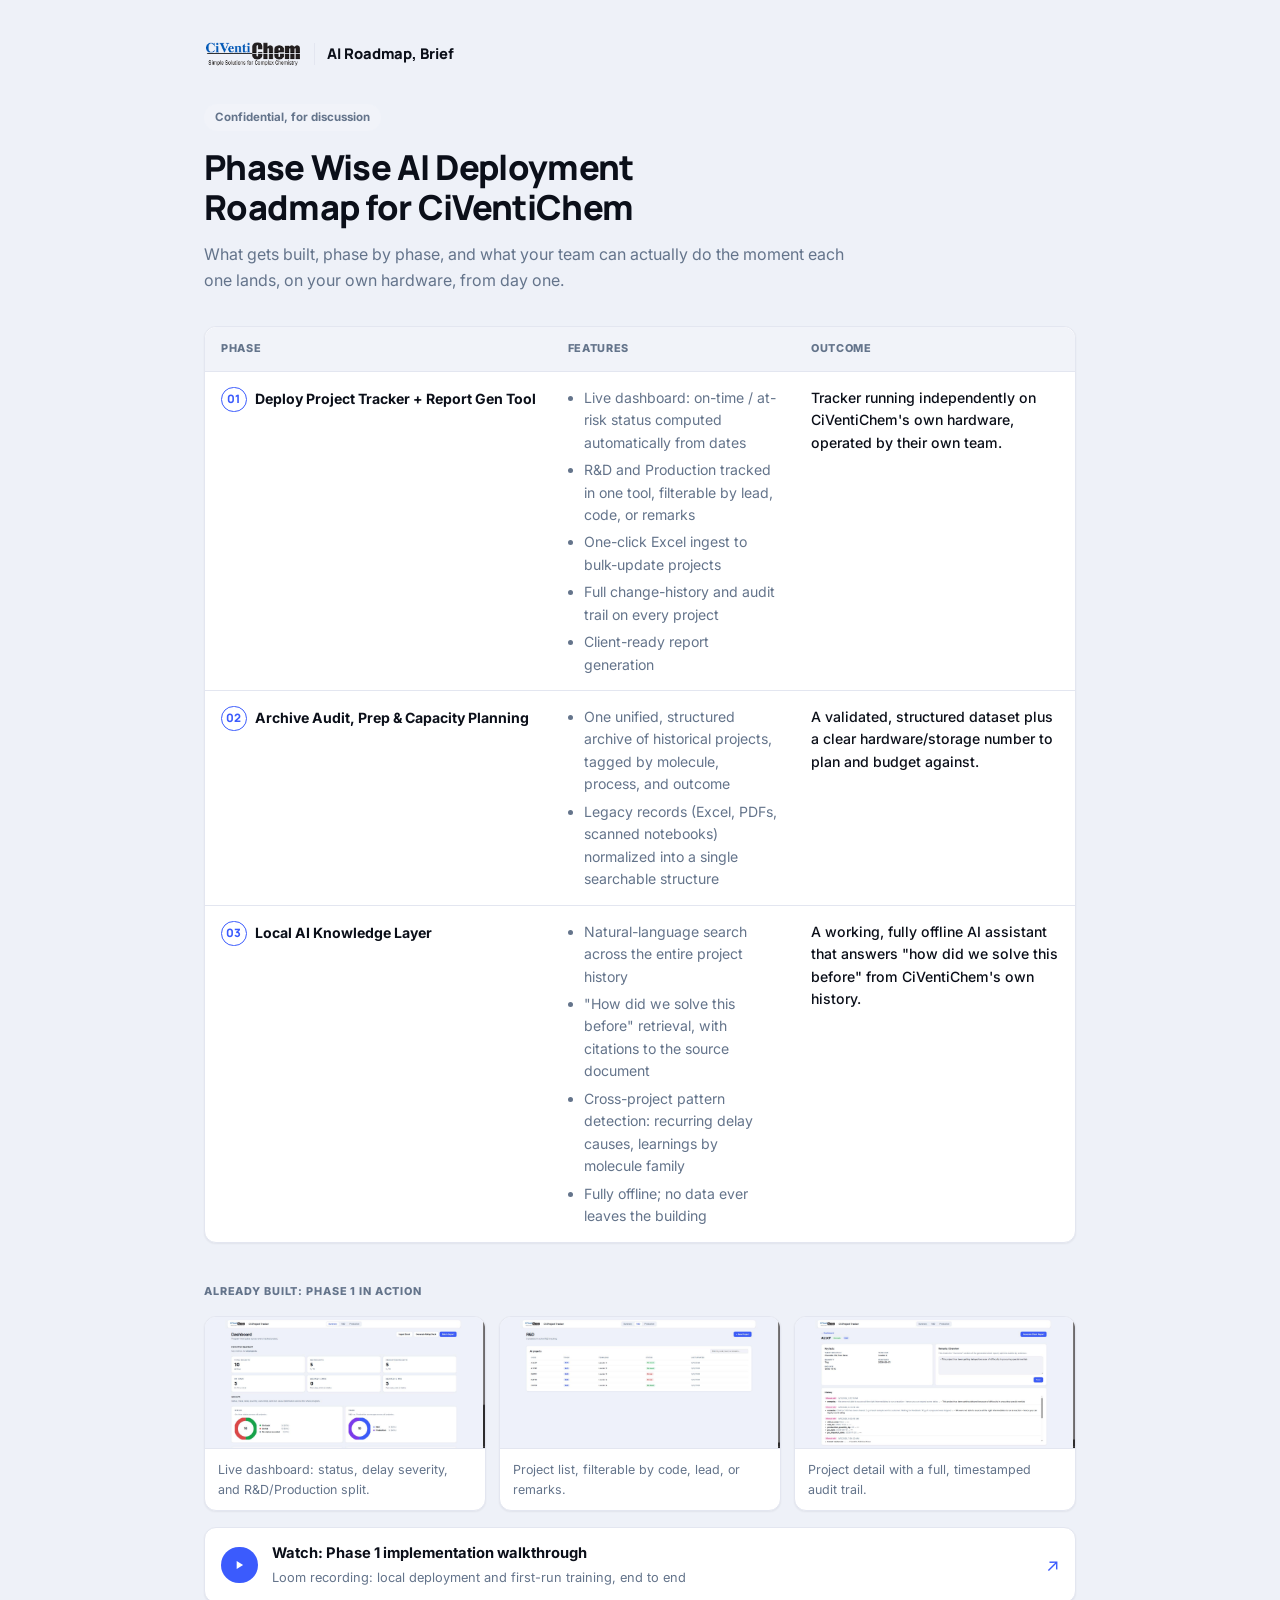
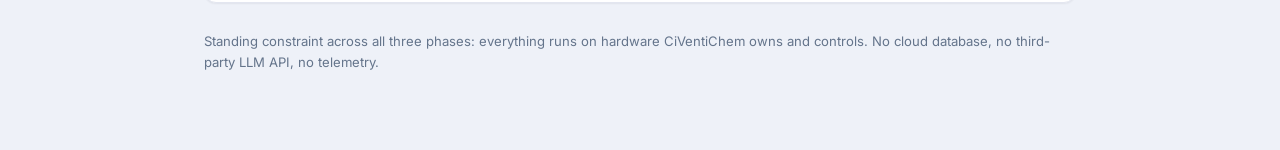
<file: docs/proposal/brief/index.html>
<!doctype html>
<html lang="en">
<head>
<meta charset="utf-8">
<meta name="viewport" content="width=device-width, initial-scale=1">
<title>Phase Wise AI Deployment Roadmap for CiVentiChem</title>
<link rel="preconnect" href="https://fonts.gstatic.com" crossorigin>
<link rel="stylesheet" href="https://fonts.googleapis.com/css2?family=Manrope:wght@700;800&family=Inter:wght@400;500;600;700&display=swap">
<style>
  :root{
    --page-bg:#eef1f8;
    --card:#ffffff;
    --foreground:#0b0f19;
    --muted:#f1f3f9;
    --muted-foreground:#64748b;
    --primary:#3b5bfd;
    --accent:#e05299;
    --border:#e3e6f0;
    --radius:0.75rem;
    --font-body:"Inter", system-ui, sans-serif;
    --font-heading:"Manrope", system-ui, sans-serif;
    --shadow-sm:0 1px 2px rgba(15,23,42,.06);
  }
  *{ box-sizing:border-box; }
  body{
    margin:0; background:var(--page-bg); color:var(--foreground);
    font-family:var(--font-body); font-size:15px; line-height:1.6;
    -webkit-font-smoothing:antialiased;
  }
  h1,h2{ font-family:var(--font-heading); font-weight:800; letter-spacing:-0.02em; margin:0; }
  .shell{ max-width:920px; margin:0 auto; padding:2.5rem 1.5rem 4rem; }

  .brand{ display:flex; align-items:center; gap:.75rem; margin-bottom:2.25rem; }
  .brand img{ height:1.75rem; width:auto; display:block; }
  .brand-divider{ width:1px; height:1.4rem; background:var(--border); }
  .brand-name{ font-family:var(--font-heading); font-weight:800; font-size:.92rem; }

  .badge{
    display:inline-flex; align-items:center; border-radius:999px;
    padding:.28rem .7rem; font-size:.72rem; font-weight:700;
    background:var(--muted); color:var(--muted-foreground); margin-bottom:1rem;
  }

  h1{ font-size:clamp(1.6rem,3.4vw,2.15rem); line-height:1.15; max-width:22ch; margin-bottom:.85rem; }
  .dek{ color:var(--muted-foreground); font-size:1rem; max-width:64ch; margin-bottom:2rem; }

  .table-wrap{
    overflow-x:auto; background:var(--card); border:1px solid var(--border);
    border-radius:var(--radius); box-shadow:var(--shadow-sm);
  }
  table{ width:100%; border-collapse:collapse; font-size:.88rem; }
  th{
    text-align:left; font-size:.68rem; font-weight:800; letter-spacing:.06em; text-transform:uppercase;
    color:var(--muted-foreground); padding:.85rem 1rem; border-bottom:1px solid var(--border);
    background:var(--muted);
  }
  th:first-child{ border-top-left-radius:var(--radius); }
  th:last-child{ border-top-right-radius:var(--radius); }
  td{ padding:.9rem 1rem; border-bottom:1px solid var(--border); vertical-align:top; }
  tr:last-child td{ border-bottom:none; }
  .phase-cell{ white-space:nowrap; }
  .phase-num{
    display:inline-flex; align-items:center; justify-content:center;
    width:1.6rem; height:1.6rem; border-radius:50%; border:1.5px solid var(--primary);
    color:var(--primary); font-family:var(--font-heading); font-weight:800; font-size:.72rem;
    margin-right:.5rem;
  }
  .phase-name{ font-weight:700; }
  td ul{ margin:0; padding-left:1.05rem; color:var(--muted-foreground); }
  td ul li{ margin-bottom:.3rem; }
  td ul li:last-child{ margin-bottom:0; }
  .outcome{ color:var(--foreground); font-weight:500; }

  .footnote{ margin-top:1.75rem; font-size:.82rem; color:var(--muted-foreground); }

  .section-eyebrow{ font-size:.68rem; font-weight:800; letter-spacing:.08em; text-transform:uppercase; color:var(--muted-foreground); margin:2.5rem 0 1rem; }
  .gallery{ display:grid; grid-template-columns:repeat(3,1fr); gap:.85rem; }
  .gallery-item{ background:var(--card); border:1px solid var(--border); border-radius:var(--radius); box-shadow:var(--shadow-sm); overflow:hidden; }
  .gallery-item img{ display:block; width:100%; height:auto; border-bottom:1px solid var(--border); }
  .gallery-cap{ padding:.65rem .8rem; font-size:.78rem; color:var(--muted-foreground); }
  @media (max-width:700px){ .gallery{ grid-template-columns:1fr; } }

  .video-link{
    display:flex; align-items:center; gap:.9rem; text-decoration:none; color:var(--foreground);
    background:var(--card); border:1px solid var(--border); border-radius:var(--radius);
    box-shadow:var(--shadow-sm); padding:.85rem 1rem; margin-top:1rem;
    transition:border-color .15s ease, transform .15s ease;
  }
  .video-link:hover{ border-color:var(--primary); transform:translateY(-1px); }
  .video-play{
    flex-shrink:0; width:2.3rem; height:2.3rem; border-radius:50%;
    background:var(--primary); color:#fff; display:flex; align-items:center; justify-content:center;
  }
  .video-play svg{ width:14px; height:14px; }
  .video-text{ display:flex; flex-direction:column; gap:.15rem; flex:1; }
  .video-title{ font-weight:700; font-size:.92rem; }
  .video-sub{ font-size:.8rem; color:var(--muted-foreground); }
  .video-arrow{ color:var(--primary); font-size:1.1rem; flex-shrink:0; }
</style>
</head>
<body>
  <div class="shell">
    <div class="brand">
      <img src="civentichem-logo.png" alt="CiVentiChem">
      <div class="brand-divider"></div>
      <span class="brand-name">AI Roadmap, Brief</span>
    </div>

    <span class="badge">Confidential, for discussion</span>
    <h1>Phase Wise AI Deployment Roadmap for CiVentiChem</h1>
    <p class="dek">What gets built, phase by phase, and what your team can actually do the moment each one lands, on your own hardware, from day one.</p>

    <div class="table-wrap">
      <table>
        <thead>
          <tr>
            <th>Phase</th>
            <th>Features</th>
            <th>Outcome</th>
          </tr>
        </thead>
        <tbody>
          <tr>
            <td class="phase-cell"><span class="phase-num">01</span><span class="phase-name">Deploy Project Tracker + Report Gen Tool</span></td>
            <td>
              <ul>
                <li>Live dashboard: on-time / at-risk status computed automatically from dates</li>
                <li>R&amp;D and Production tracked in one tool, filterable by lead, code, or remarks</li>
                <li>One-click Excel ingest to bulk-update projects</li>
                <li>Full change-history and audit trail on every project</li>
                <li>Client-ready report generation</li>
              </ul>
            </td>
            <td class="outcome">Tracker running independently on CiVentiChem's own hardware, operated by their own team.</td>
          </tr>
          <tr>
            <td class="phase-cell"><span class="phase-num">02</span><span class="phase-name">Archive Audit, Prep &amp; Capacity Planning</span></td>
            <td>
              <ul>
                <li>One unified, structured archive of historical projects, tagged by molecule, process, and outcome</li>
                <li>Legacy records (Excel, PDFs, scanned notebooks) normalized into a single searchable structure</li>
              </ul>
            </td>
            <td class="outcome">A validated, structured dataset plus a clear hardware/storage number to plan and budget against.</td>
          </tr>
          <tr>
            <td class="phase-cell"><span class="phase-num">03</span><span class="phase-name">Local AI Knowledge Layer</span></td>
            <td>
              <ul>
                <li>Natural-language search across the entire project history</li>
                <li>"How did we solve this before" retrieval, with citations to the source document</li>
                <li>Cross-project pattern detection: recurring delay causes, learnings by molecule family</li>
                <li>Fully offline; no data ever leaves the building</li>
              </ul>
            </td>
            <td class="outcome">A working, fully offline AI assistant that answers "how did we solve this before" from CiVentiChem's own history.</td>
          </tr>
        </tbody>
      </table>
    </div>

    <div class="section-eyebrow">Already built: Phase 1 in action</div>
    <div class="gallery">
      <div class="gallery-item">
        <img src="assets/dashboard.jpg" alt="Tracker dashboard showing project counts, on-time status, and track split">
        <div class="gallery-cap">Live dashboard: status, delay severity, and R&amp;D/Production split.</div>
      </div>
      <div class="gallery-item">
        <img src="assets/rd-list.jpg" alt="R&D project list with track, team lead, status and last-updated columns">
        <div class="gallery-cap">Project list, filterable by code, lead, or remarks.</div>
      </div>
      <div class="gallery-item">
        <img src="assets/project-detail.jpg" alt="Project detail page showing key facts, remarks, and a full edit history timeline">
        <div class="gallery-cap">Project detail with a full, timestamped audit trail.</div>
      </div>
    </div>

    <a class="video-link" href="https://www.loom.com/share/38b9f9ec80e9459db69d7ce160e6f28f" target="_blank" rel="noopener noreferrer">
      <span class="video-play"><svg viewBox="0 0 24 24" fill="currentColor"><path d="M8 5v14l11-7Z"/></svg></span>
      <span class="video-text">
        <span class="video-title">Watch: Phase 1 implementation walkthrough</span>
        <span class="video-sub">Loom recording: local deployment and first-run training, end to end</span>
      </span>
      <span class="video-arrow" aria-hidden="true">&#8599;</span>
    </a>

    <p class="footnote">Standing constraint across all three phases: everything runs on hardware CiVentiChem owns and controls. No cloud database, no third-party LLM API, no telemetry.</p>
  </div>
</body>
</html>
</file>
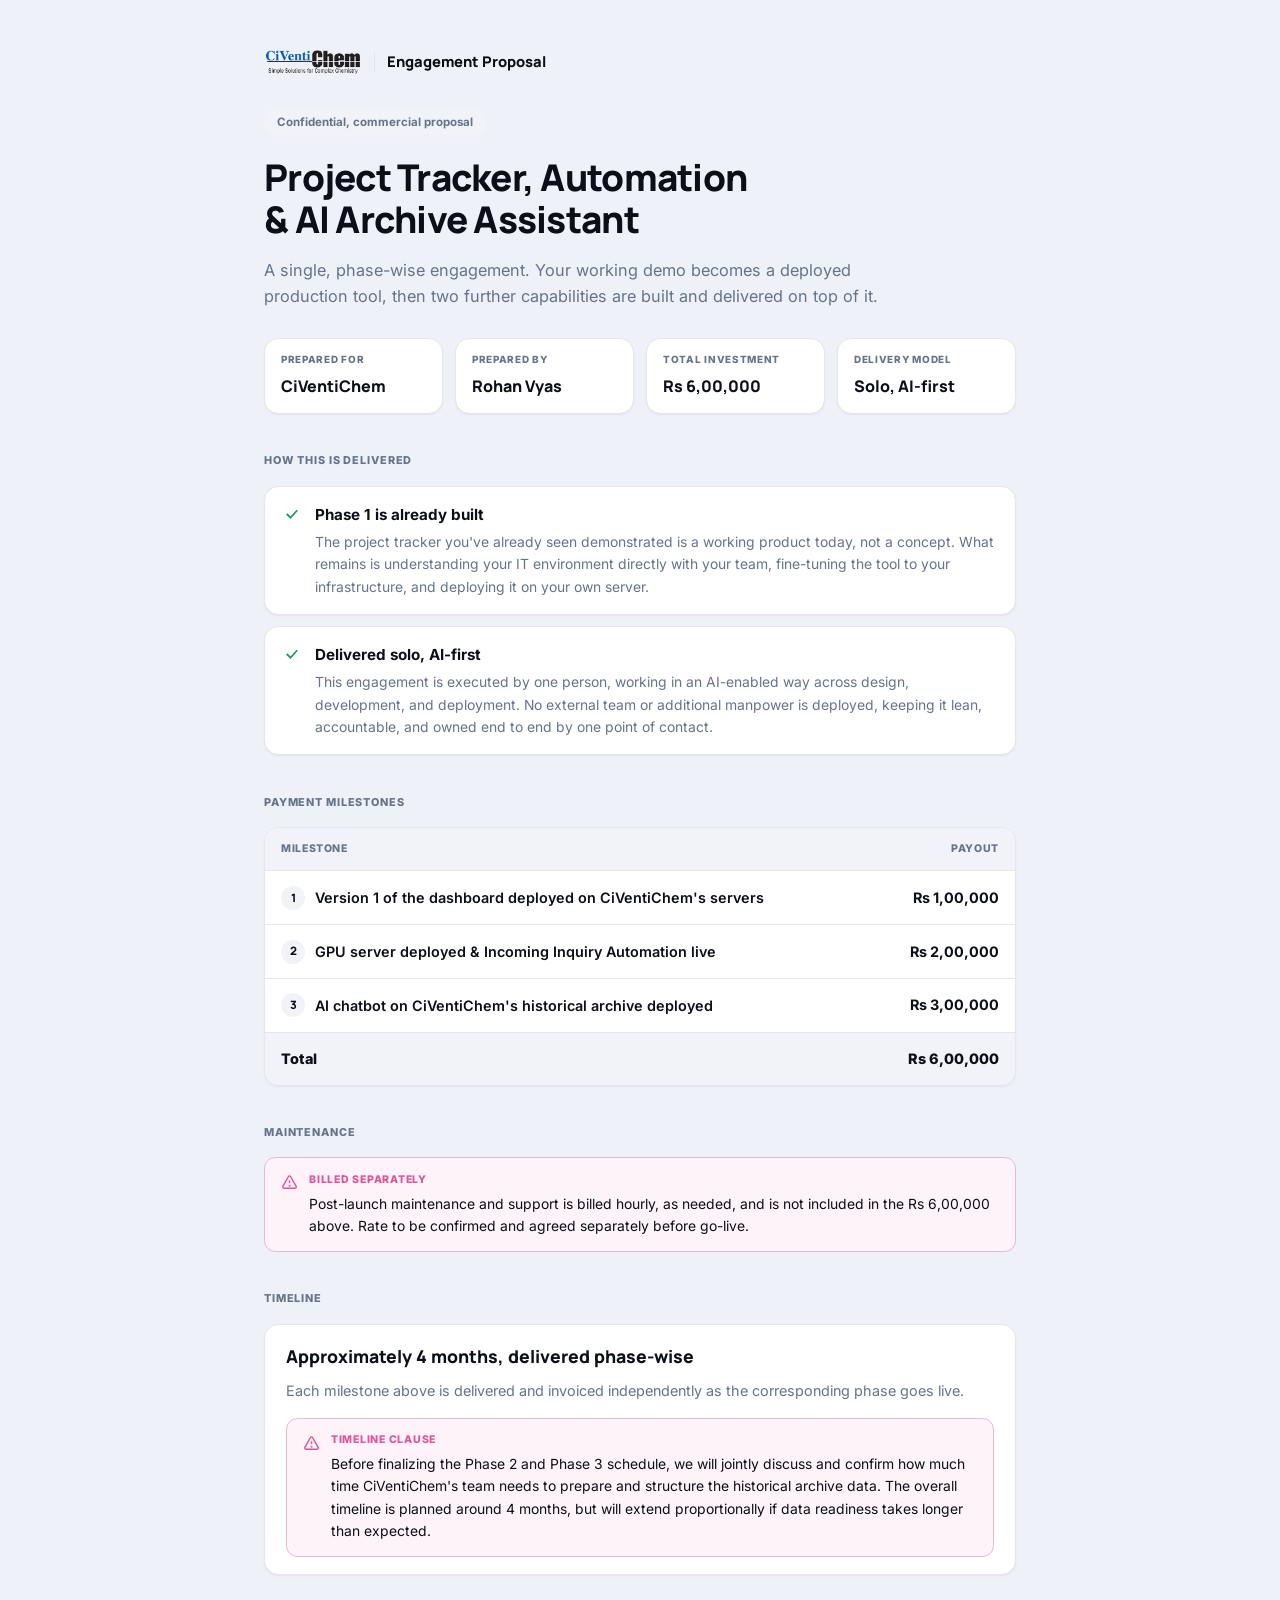
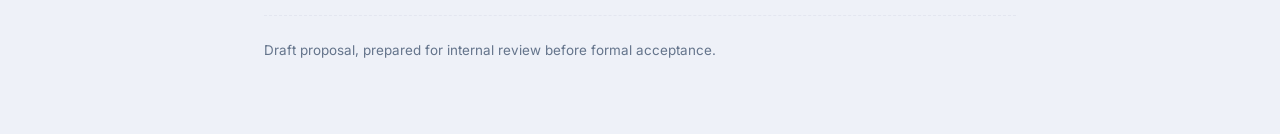
<file: docs/proposal/engagement/index.html>
<!doctype html>
<html lang="en">
<head>
<meta charset="utf-8">
<meta name="viewport" content="width=device-width, initial-scale=1">
<title>CiVentiChem Engagement Proposal</title>
<link rel="preconnect" href="https://fonts.gstatic.com" crossorigin>
<link rel="stylesheet" href="https://fonts.googleapis.com/css2?family=Manrope:wght@700;800&family=Inter:wght@400;500;600;700&display=swap">
<style>
  :root{
    --page-bg:#eef1f8;
    --card:#ffffff;
    --foreground:#0b0f19;
    --muted:#f1f3f9;
    --muted-foreground:#64748b;
    --primary:#3b5bfd;
    --accent:#e05299;
    --success:#16a34a;
    --success-bg:#e7f6ec;
    --border:#e3e6f0;
    --radius:0.9rem;
    --font-body:"Inter", system-ui, sans-serif;
    --font-heading:"Manrope", system-ui, sans-serif;
    --shadow-sm:0 1px 2px rgba(15,23,42,.06);
  }
  *{ box-sizing:border-box; }
  body{
    margin:0; background:var(--page-bg); color:var(--foreground);
    font-family:var(--font-body); font-size:15px; line-height:1.6;
    -webkit-font-smoothing:antialiased;
  }
  h1,h2{ font-family:var(--font-heading); font-weight:800; letter-spacing:-0.02em; margin:0; text-wrap:balance; }
  a{ color:var(--primary); }
  .shell{ max-width:800px; margin:0 auto; padding:3rem 1.5rem 4.5rem; }

  .brand{ display:flex; align-items:center; gap:.75rem; margin-bottom:2rem; }
  .brand img{ height:1.75rem; width:auto; display:block; }
  .brand-divider{ width:1px; height:1.4rem; background:var(--border); }
  .brand-name{ font-family:var(--font-heading); font-weight:800; font-size:.92rem; }

  .badge{
    display:inline-flex; align-items:center; border-radius:999px; padding:.32rem .8rem;
    font-size:.72rem; font-weight:700; background:var(--muted); color:var(--muted-foreground);
    margin-bottom:1.2rem;
  }
  h1{ font-size:clamp(1.7rem,3.6vw,2.3rem); line-height:1.15; margin-bottom:.9rem; }
  .dek{ color:var(--muted-foreground); font-size:1.02rem; max-width:62ch; margin-bottom:1.8rem; }

  .meta-grid{ display:grid; grid-template-columns:repeat(4,1fr); gap:.75rem; margin-bottom:2.4rem; }
  .meta-tile{ background:var(--card); border:1px solid var(--border); border-radius:var(--radius); box-shadow:var(--shadow-sm); padding:.85rem 1rem; }
  .meta-tile .k{ font-size:.62rem; font-weight:800; letter-spacing:.07em; text-transform:uppercase; color:var(--muted-foreground); margin-bottom:.35rem; }
  .meta-tile .v{ font-family:var(--font-heading); font-weight:800; font-size:1rem; }
  @media (max-width:640px){ .meta-grid{ grid-template-columns:1fr 1fr; } }

  .section-eyebrow{ font-size:.68rem; font-weight:800; letter-spacing:.08em; text-transform:uppercase; color:var(--muted-foreground); margin:2.4rem 0 1rem; }
  .section-eyebrow:first-of-type{ margin-top:0; }

  .point-row{ display:flex; flex-direction:column; gap:.7rem; }
  .point{ display:flex; gap:.85rem; align-items:flex-start; background:var(--card); border:1px solid var(--border); border-radius:var(--radius); box-shadow:var(--shadow-sm); padding:1rem 1.15rem; }
  .point svg{ width:18px; height:18px; color:var(--success); flex-shrink:0; margin-top:.15rem; }
  .point .pt{ font-weight:700; font-size:.95rem; margin-bottom:.25rem; }
  .point .pd{ font-size:.87rem; color:var(--muted-foreground); }

  .table-wrap{ overflow-x:auto; background:var(--card); border:1px solid var(--border); border-radius:var(--radius); box-shadow:var(--shadow-sm); }
  table{ width:100%; border-collapse:collapse; font-size:.9rem; }
  th{
    text-align:left; font-size:.66rem; font-weight:800; letter-spacing:.06em; text-transform:uppercase;
    color:var(--muted-foreground); padding:.8rem 1rem; border-bottom:1px solid var(--border); background:var(--muted);
  }
  th:first-child{ border-top-left-radius:var(--radius); }
  th:last-child{ border-top-right-radius:var(--radius); text-align:right; }
  td{ padding:.9rem 1rem; border-bottom:1px solid var(--border); vertical-align:top; }
  td:last-child{ text-align:right; font-weight:700; white-space:nowrap; }
  tr:last-child td{ border-bottom:none; }
  .milestone-badge{
    display:inline-flex; align-items:center; justify-content:center; width:1.5rem; height:1.5rem;
    border-radius:50%; background:var(--muted); color:var(--foreground); font-family:var(--font-heading);
    font-weight:800; font-size:.72rem; margin-right:.6rem; flex-shrink:0;
  }
  .milestone-name{ display:flex; align-items:center; font-weight:600; }
  tr.total td{ background:var(--muted); font-weight:800; }
  tr.total .milestone-name{ font-weight:800; }

  .timeline-card{ background:var(--card); border:1px solid var(--border); border-radius:var(--radius); box-shadow:var(--shadow-sm); padding:1.1rem 1.3rem; }
  .timeline-headline{ font-family:var(--font-heading); font-weight:800; font-size:1.1rem; margin-bottom:.5rem; }
  .timeline-card p{ font-size:.9rem; color:var(--muted-foreground); margin:0 0 1rem; }
  .clause{
    display:flex; gap:.7rem; align-items:flex-start;
    background:color-mix(in srgb, var(--accent) 7%, var(--card));
    border:1px solid color-mix(in srgb, var(--accent) 30%, var(--border));
    border-radius:.7rem; padding:.85rem 1rem;
  }
  .clause svg{ width:17px; height:17px; color:var(--accent); flex-shrink:0; margin-top:.15rem; }
  .clause .ck{ font-size:.66rem; font-weight:800; letter-spacing:.07em; text-transform:uppercase; color:var(--accent); display:block; margin-bottom:.25rem; }
  .clause p{ margin:0; font-size:.87rem; color:var(--foreground); }

  .sig{ margin-top:2.5rem; padding-top:1.5rem; border-top:1px dashed var(--border); font-size:.84rem; color:var(--muted-foreground); }
</style>
</head>
<body>
  <div class="shell">

    <div class="brand">
      <img src="assets/civentichem-logo.png" alt="CiVentiChem">
      <div class="brand-divider"></div>
      <span class="brand-name">Engagement Proposal</span>
    </div>

    <span class="badge">Confidential, commercial proposal</span>
    <h1>Project Tracker, Automation &amp; AI Archive Assistant</h1>
    <p class="dek">A single, phase-wise engagement. Your working demo becomes a deployed production tool, then two further capabilities are built and delivered on top of it.</p>

    <div class="meta-grid">
      <div class="meta-tile"><div class="k">Prepared for</div><div class="v">CiVentiChem</div></div>
      <div class="meta-tile"><div class="k">Prepared by</div><div class="v">Rohan Vyas</div></div>
      <div class="meta-tile"><div class="k">Total investment</div><div class="v">Rs 6,00,000</div></div>
      <div class="meta-tile"><div class="k">Delivery model</div><div class="v">Solo, AI-first</div></div>
    </div>

    <div class="section-eyebrow">How this is delivered</div>
    <div class="point-row">
      <div class="point">
        <svg viewBox="0 0 24 24" fill="none" stroke="currentColor" stroke-width="2.4"><path d="m5 12 5 5L19 7"/></svg>
        <div><div class="pt">Phase 1 is already built</div><div class="pd">The project tracker you've already seen demonstrated is a working product today, not a concept. What remains is understanding your IT environment directly with your team, fine-tuning the tool to your infrastructure, and deploying it on your own server.</div></div>
      </div>
      <div class="point">
        <svg viewBox="0 0 24 24" fill="none" stroke="currentColor" stroke-width="2.4"><path d="m5 12 5 5L19 7"/></svg>
        <div><div class="pt">Delivered solo, AI-first</div><div class="pd">This engagement is executed by one person, working in an AI-enabled way across design, development, and deployment. No external team or additional manpower is deployed, keeping it lean, accountable, and owned end to end by one point of contact.</div></div>
      </div>
    </div>

    <div class="section-eyebrow">Payment milestones</div>
    <div class="table-wrap">
      <table>
        <thead><tr><th>Milestone</th><th>Payout</th></tr></thead>
        <tbody>
          <tr>
            <td><span class="milestone-name"><span class="milestone-badge">1</span>Version 1 of the dashboard deployed on CiVentiChem's servers</span></td>
            <td>Rs 1,00,000</td>
          </tr>
          <tr>
            <td><span class="milestone-name"><span class="milestone-badge">2</span>GPU server deployed &amp; Incoming Inquiry Automation live</span></td>
            <td>Rs 2,00,000</td>
          </tr>
          <tr>
            <td><span class="milestone-name"><span class="milestone-badge">3</span>AI chatbot on CiVentiChem's historical archive deployed</span></td>
            <td>Rs 3,00,000</td>
          </tr>
          <tr class="total">
            <td><span class="milestone-name">Total</span></td>
            <td>Rs 6,00,000</td>
          </tr>
        </tbody>
      </table>
    </div>

    <div class="section-eyebrow">Maintenance</div>
    <div class="clause" style="margin-bottom:2rem;">
      <svg viewBox="0 0 24 24" fill="none" stroke="currentColor" stroke-width="2"><path d="M12 9v4"/><circle cx="12" cy="16.5" r=".5" fill="currentColor"/><path d="M10.3 3.9 2.6 17.5A1.8 1.8 0 0 0 4.2 20h15.6a1.8 1.8 0 0 0 1.6-2.5L13.7 3.9a1.8 1.8 0 0 0-3.4 0Z"/></svg>
      <div><span class="ck">Billed separately</span><p>Post-launch maintenance and support is billed hourly, as needed, and is not included in the Rs 6,00,000 above. Rate to be confirmed and agreed separately before go-live.</p></div>
    </div>

    <div class="section-eyebrow">Timeline</div>
    <div class="timeline-card">
      <div class="timeline-headline">Approximately 4 months, delivered phase-wise</div>
      <p>Each milestone above is delivered and invoiced independently as the corresponding phase goes live.</p>
      <div class="clause">
        <svg viewBox="0 0 24 24" fill="none" stroke="currentColor" stroke-width="2"><path d="M12 9v4"/><circle cx="12" cy="16.5" r=".5" fill="currentColor"/><path d="M10.3 3.9 2.6 17.5A1.8 1.8 0 0 0 4.2 20h15.6a1.8 1.8 0 0 0 1.6-2.5L13.7 3.9a1.8 1.8 0 0 0-3.4 0Z"/></svg>
        <div><span class="ck">Timeline clause</span><p>Before finalizing the Phase 2 and Phase 3 schedule, we will jointly discuss and confirm how much time CiVentiChem's team needs to prepare and structure the historical archive data. The overall timeline is planned around 4 months, but will extend proportionally if data readiness takes longer than expected.</p></div>
      </div>
    </div>

    <div class="sig">Draft proposal, prepared for internal review before formal acceptance.</div>
  </div>
</body>
</html>
</file>
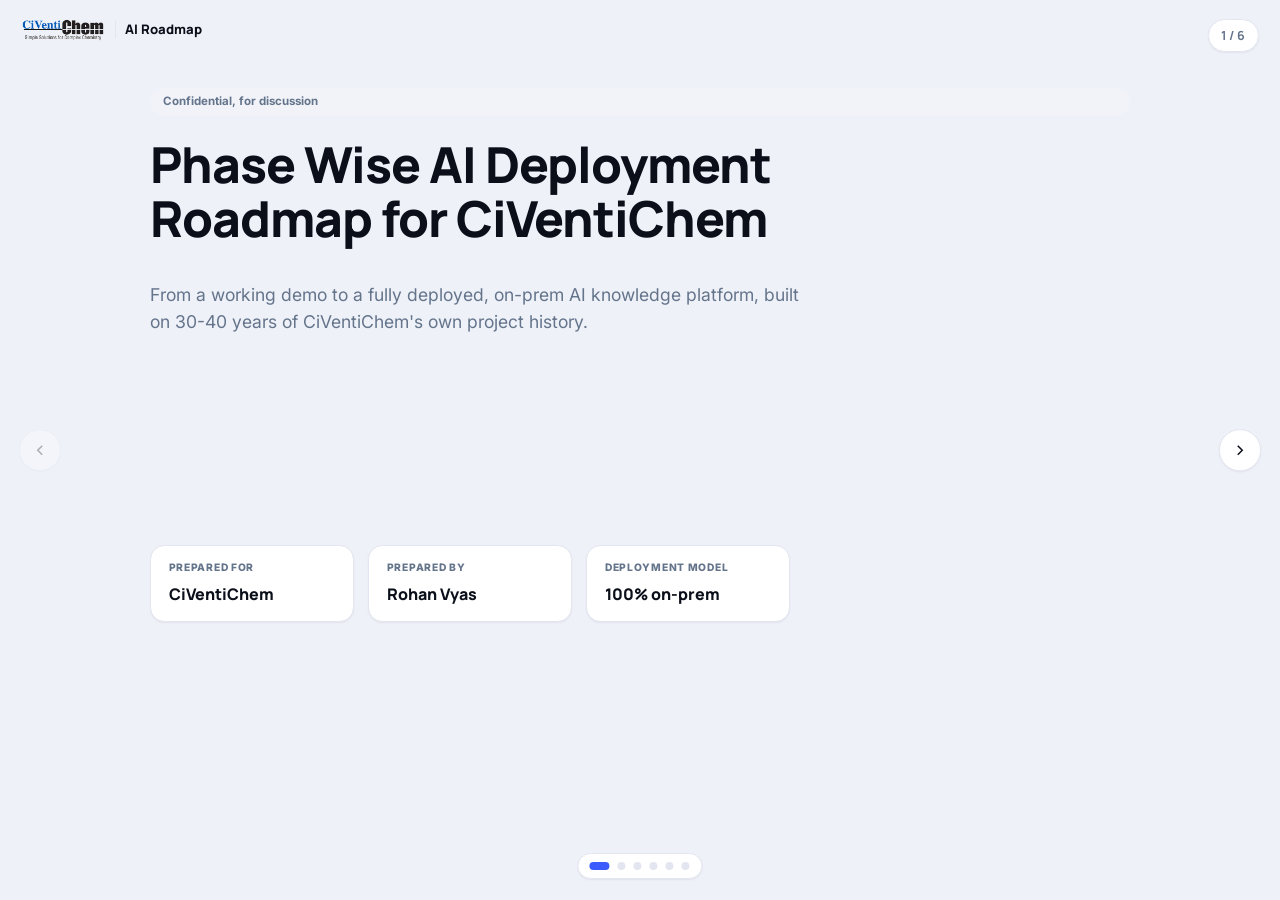
<file: docs/proposal/site/index.html>
<!doctype html>
<html lang="en">
<head>
<meta charset="utf-8">
<meta name="viewport" content="width=device-width, initial-scale=1">
<title>Phase Wise AI Deployment Roadmap for CiVentiChem</title>
<link rel="preconnect" href="https://fonts.gstatic.com" crossorigin>
<link rel="stylesheet" href="https://fonts.googleapis.com/css2?family=Manrope:wght@700;800&family=Inter:wght@400;500;600;700&display=swap">
<style>
  :root{
    --page-bg:#eef1f8;
    --card:#ffffff;
    --foreground:#0b0f19;
    --muted:#f1f3f9;
    --muted-foreground:#64748b;
    --primary:#3b5bfd;
    --primary-hover:#2f4be0;
    --accent:#e05299;
    --success:#16a34a;
    --success-bg:#e7f6ec;
    --border:#e3e6f0;
    --radius:0.9rem;
    --font-body:"Inter", system-ui, sans-serif;
    --font-heading:"Manrope", system-ui, sans-serif;
    --shadow-sm:0 1px 2px rgba(15,23,42,.06);
    --shadow-md:0 12px 32px rgba(15,23,42,.10);
  }
  *{ box-sizing:border-box; }
  html,body{ height:100%; margin:0; overflow:hidden; }
  body{
    background:var(--page-bg); color:var(--foreground);
    font-family:var(--font-body); line-height:1.55;
    -webkit-font-smoothing:antialiased;
  }
  h1,h2,h3{ font-family:var(--font-heading); font-weight:800; letter-spacing:-0.02em; margin:0; text-wrap:balance; }
  .mono{ font-family:ui-monospace,"SF Mono",Menlo,monospace; font-variant-numeric:tabular-nums; }
  a{ color:var(--primary); }
  @media (prefers-reduced-motion: reduce){ *{ transition:none !important; animation:none !important; } }

  /* ---- chrome (persistent across slides) ---- */
  .chrome-brand{
    position:fixed; top:1.1rem; left:1.3rem; z-index:30;
    display:flex; align-items:center; gap:.6rem;
  }
  .chrome-brand img{ height:1.5rem; width:auto; display:block; }
  .chrome-brand .div{ width:1px; height:1.1rem; background:var(--border); }
  .chrome-brand span{ font-family:var(--font-heading); font-weight:800; font-size:.82rem; }

  .chrome-count{
    position:fixed; top:1.2rem; right:1.3rem; z-index:30;
    font-family:var(--font-heading); font-weight:700; font-size:.78rem;
    color:var(--muted-foreground); background:var(--card); border:1px solid var(--border);
    border-radius:999px; padding:.35rem .8rem; box-shadow:var(--shadow-sm);
  }

  .arrow-btn{
    position:fixed; top:50%; transform:translateY(-50%); z-index:30;
    width:2.6rem; height:2.6rem; border-radius:50%; border:1px solid var(--border);
    background:var(--card); color:var(--foreground); box-shadow:var(--shadow-sm);
    display:flex; align-items:center; justify-content:center; cursor:pointer;
    transition:background .15s, transform .15s, opacity .15s;
  }
  .arrow-btn:hover{ background:var(--muted); }
  .arrow-btn:active{ transform:translateY(-50%) scale(.94); }
  .arrow-btn[disabled]{ opacity:.3; cursor:default; }
  .arrow-btn svg{ width:18px; height:18px; }
  #prevBtn{ left:1.2rem; }
  #nextBtn{ right:1.2rem; }

  .dots{
    position:fixed; bottom:1.3rem; left:50%; transform:translateX(-50%); z-index:30;
    display:flex; gap:.5rem; background:var(--card); border:1px solid var(--border);
    border-radius:999px; padding:.5rem .7rem; box-shadow:var(--shadow-sm);
  }
  .dot{
    width:.5rem; height:.5rem; border-radius:50%; background:var(--border);
    border:none; cursor:pointer; padding:0; transition:background .15s, width .15s;
  }
  .dot.active{ background:var(--primary); width:1.3rem; border-radius:999px; }

  /* ---- deck ---- */
  .deck{ position:relative; width:100%; height:100%; }
  .slide{
    position:absolute; inset:0; display:flex; flex-direction:column; align-items:center;
    padding:5.5rem 4rem 2rem; opacity:0; visibility:hidden;
    transform:translateX(24px); transition:opacity .35s ease, transform .35s ease;
    overflow:hidden;
  }
  .slide.active{ opacity:1; visibility:visible; transform:translateX(0); }
  .slide-inner{
    max-width:980px; width:100%; margin:0 auto; flex:1 1 auto;
    display:flex; flex-direction:column; min-height:0;
  }
  .slide-scroll{
    flex:1 1 auto; min-height:0; overflow-y:auto; padding-bottom:4.5rem;
    display:flex; flex-direction:column; justify-content:safe center;
  }
  .slide-scroll > *{ flex-shrink:0; }

  /* ---- title slide ---- */
  .slide-title .badge{
    display:inline-flex; align-items:center; border-radius:999px; padding:.32rem .8rem;
    font-size:.72rem; font-weight:700; background:var(--muted); color:var(--muted-foreground);
    margin-bottom:1.3rem;
  }
  .slide-title h1{ font-size:clamp(2rem,4.4vw,3.1rem); line-height:1.1; margin-bottom:1.1rem; }
  .slide-title .dek{ color:var(--muted-foreground); font-size:1.1rem; max-width:60ch; margin-bottom:2.2rem; }
  .meta-grid{ display:grid; grid-template-columns:repeat(3,1fr); gap:.9rem; max-width:640px; }
  .meta-tile{ background:var(--card); border:1px solid var(--border); border-radius:var(--radius); box-shadow:var(--shadow-sm); padding:.9rem 1.1rem; }
  .meta-tile .k{ font-size:.64rem; font-weight:800; letter-spacing:.07em; text-transform:uppercase; color:var(--muted-foreground); margin-bottom:.35rem; }
  .meta-tile .v{ font-family:var(--font-heading); font-weight:800; font-size:1rem; }

  /* ---- phase slide shared ---- */
  .phase-eyebrow{ display:flex; align-items:center; gap:.6rem; margin-bottom:1rem; }
  .phase-num{
    width:2.4rem; height:2.4rem; border-radius:50%; border:1.5px solid var(--primary);
    color:var(--primary); font-family:var(--font-heading); font-weight:800; font-size:.9rem;
    display:flex; align-items:center; justify-content:center; flex-shrink:0;
  }
  .phase-tag{ font-size:.7rem; font-weight:800; letter-spacing:.07em; text-transform:uppercase; color:var(--muted-foreground); }
  .slide h2{ font-size:clamp(1.5rem,3vw,2.05rem); margin-bottom:.6rem; }
  .slide .phase-dek{ color:var(--muted-foreground); font-size:1rem; max-width:66ch; margin-bottom:1.6rem; }

  .point-row{ display:flex; flex-direction:column; gap:.7rem; margin-bottom:1.5rem; }
  .point{ display:flex; gap:.85rem; align-items:flex-start; background:var(--card); border:1px solid var(--border); border-radius:var(--radius); box-shadow:var(--shadow-sm); padding:.9rem 1.1rem; }
  .point .pn{
    flex-shrink:0; width:1.6rem; height:1.6rem; border-radius:50%; background:var(--muted);
    color:var(--foreground); font-family:var(--font-heading); font-weight:800; font-size:.72rem;
    display:flex; align-items:center; justify-content:center; margin-top:.05rem;
  }
  .point .pt{ font-weight:700; font-size:.94rem; margin-bottom:.15rem; }
  .point .pd{ font-size:.87rem; color:var(--muted-foreground); }

  .psv-grid{ display:flex; align-items:stretch; gap:.75rem; margin-bottom:1.4rem; }
  .psv-card{ flex:1 1 0; display:flex; flex-direction:column; border-radius:var(--radius); padding:.85rem 1rem; border:1px solid var(--border); }
  .psv-card .psv-label{ display:flex; align-items:center; gap:.4rem; font-size:.66rem; font-weight:800; letter-spacing:.06em; text-transform:uppercase; margin-bottom:.5rem; }
  .psv-card .psv-label svg{ width:14px; height:14px; }
  .psv-card p{ font-size:.83rem; color:var(--muted-foreground); line-height:1.5; margin:0; }
  .psv-problem{ background:color-mix(in srgb, var(--accent) 6%, var(--card)); border-color:color-mix(in srgb, var(--accent) 25%, var(--border)); }
  .psv-problem .psv-label{ color:var(--accent); }
  .psv-solution{ background:color-mix(in srgb, var(--primary) 6%, var(--card)); border-color:color-mix(in srgb, var(--primary) 25%, var(--border)); }
  .psv-solution .psv-label{ color:var(--primary); }
  .psv-value{ background:var(--success-bg); border-color:color-mix(in srgb, var(--success) 30%, var(--border)); }
  .psv-value .psv-label{ color:var(--success); }
  @media (max-width:820px){ .psv-grid{ flex-direction:column; } }

  .decision{
    background:color-mix(in srgb, var(--accent) 7%, var(--card));
    border:1px solid color-mix(in srgb, var(--accent) 30%, var(--border));
    border-radius:var(--radius); padding:1rem 1.2rem; margin-bottom:1.4rem;
  }
  .decision .dk{ font-size:.68rem; font-weight:800; letter-spacing:.07em; text-transform:uppercase; color:var(--accent); margin-bottom:.55rem; }
  .decision-options{ display:grid; grid-template-columns:1fr 1fr; gap:.7rem; margin-bottom:.6rem; }
  .decision-opt{ background:var(--card); border:1px solid var(--border); border-radius:.6rem; padding:.65rem .8rem; }
  .decision-opt .ok{ font-weight:700; font-size:.82rem; margin-bottom:.2rem; }
  .decision-opt .od{ font-size:.8rem; color:var(--muted-foreground); }
  .decision .either{ font-size:.85rem; color:var(--foreground); font-weight:500; }
  @media (max-width:760px){ .decision-options{ grid-template-columns:1fr; } }

  .stat-row{ display:grid; grid-template-columns:repeat(3,1fr); gap:.75rem; margin-bottom:1.4rem; }
  .stat{ background:var(--muted); border-radius:.7rem; padding:.8rem 1rem; }
  .stat .sv{ font-family:var(--font-heading); font-weight:800; font-size:1.25rem; line-height:1.1; }
  .stat .sl{ font-size:.72rem; color:var(--muted-foreground); margin-top:.3rem; }

  .milestone-wrap{ background:var(--card); border:1px solid var(--border); border-radius:var(--radius); box-shadow:var(--shadow-sm); overflow:hidden; margin-bottom:1.3rem; }
  .milestone-table{ width:100%; border-collapse:collapse; font-size:.88rem; }
  .milestone-table th{ text-align:left; font-size:.64rem; font-weight:800; letter-spacing:.06em; text-transform:uppercase; color:var(--muted-foreground); padding:.7rem .9rem; border-bottom:1px solid var(--border); background:var(--muted); }
  .milestone-table th:last-child{ text-align:right; }
  .milestone-table td{ padding:.75rem .9rem; border-bottom:1px solid var(--border); }
  .milestone-table tr:last-child td{ border-bottom:none; }
  .milestone-table td:last-child{ text-align:right; font-weight:700; white-space:nowrap; }
  .milestone-num{ display:inline-flex; align-items:center; justify-content:center; width:1.4rem; height:1.4rem; border-radius:50%; background:var(--muted); color:var(--foreground); font-family:var(--font-heading); font-weight:800; font-size:.68rem; margin-right:.55rem; }
  .milestone-table tr.total td{ background:var(--muted); font-weight:800; }

  .outcome-strip{ display:flex; gap:.7rem; align-items:flex-start; background:var(--success-bg); border-radius:var(--radius); padding:.85rem 1.05rem; }
  .outcome-strip svg{ width:16px; height:16px; color:var(--success); flex-shrink:0; margin-top:.2rem; }
  .outcome-strip .ok{ font-size:.68rem; font-weight:800; letter-spacing:.07em; text-transform:uppercase; color:var(--success); display:block; margin-bottom:.2rem; }
  .outcome-strip p{ margin:0; font-size:.86rem; color:var(--foreground); }

  /* mini gallery on phase 1 slide */
  .mini-gallery{ display:grid; grid-template-columns:repeat(3,1fr); gap:.6rem; margin-bottom:1rem; }
  .mini-gallery img{ width:100%; height:auto; display:block; border-radius:.6rem; border:1px solid var(--border); box-shadow:var(--shadow-sm); }
  .video-chip{
    display:inline-flex; align-items:center; gap:.55rem; text-decoration:none; color:var(--foreground);
    background:var(--card); border:1px solid var(--border); border-radius:999px; padding:.4rem .9rem .4rem .4rem;
    box-shadow:var(--shadow-sm); font-size:.82rem; font-weight:600;
  }
  .video-chip .vp{ width:1.6rem; height:1.6rem; border-radius:50%; background:var(--primary); color:#fff; display:flex; align-items:center; justify-content:center; flex-shrink:0; }
  .video-chip .vp svg{ width:9px; height:9px; }

  /* engagement models slide */
  .engage-grid{ display:flex; align-items:stretch; gap:1rem; margin-bottom:1.3rem; }
  .engage-card{ flex:1 1 0; display:flex; flex-direction:column; background:var(--card); border:1px solid var(--border); border-radius:var(--radius); box-shadow:var(--shadow-sm); padding:1.2rem 1.3rem; }
  .engage-card-alt{ border-color:color-mix(in srgb, var(--primary) 35%, var(--border)); box-shadow:var(--shadow-md); }
  .engage-head{ margin-bottom:1rem; }
  .engage-tag{ display:inline-flex; font-size:.68rem; font-weight:800; letter-spacing:.06em; text-transform:uppercase; background:var(--muted); color:var(--muted-foreground); border-radius:999px; padding:.25rem .65rem; margin-bottom:.6rem; }
  .engage-tag-alt{ background:color-mix(in srgb, var(--primary) 14%, transparent); color:var(--primary); }
  .engage-head h3{ font-size:1.15rem; margin-bottom:.25rem; }
  .engage-head p{ font-size:.85rem; color:var(--muted-foreground); margin:0; }
  .engage-list{ list-style:none; margin:0 0 1rem; padding:0; display:flex; flex-direction:column; gap:.6rem; }
  .engage-list li{ display:flex; gap:.55rem; align-items:flex-start; font-size:.86rem; color:var(--foreground); }
  .engage-list svg{ width:15px; height:15px; color:var(--success); flex-shrink:0; margin-top:.2rem; }
  .engage-fit{ font-size:.8rem; color:var(--muted-foreground); border-top:1px solid var(--border); padding-top:.75rem; }
  .engage-note{ font-size:.85rem; color:var(--muted-foreground); text-align:center; }
  @media (max-width:760px){ .engage-grid{ flex-direction:column; } }

  /* closing slide */
  .closing-grid{ display:grid; grid-template-columns:1fr 1fr; gap:1rem; margin-bottom:1.4rem; }
  .closing-card{ background:var(--card); border:1px solid var(--border); border-radius:var(--radius); box-shadow:var(--shadow-sm); padding:1rem 1.15rem; }
  .closing-card h3{ font-family:var(--font-body); font-weight:700; font-size:.86rem; color:var(--primary); margin-bottom:.5rem; }
  .closing-card ul{ margin:0; padding-left:1.05rem; font-size:.84rem; color:var(--muted-foreground); display:flex; flex-direction:column; gap:.3rem; }
  .constraint-strip{ display:flex; gap:.7rem; align-items:flex-start; background:color-mix(in srgb, var(--primary) 6%, var(--card)); border:1px solid color-mix(in srgb, var(--primary) 25%, var(--border)); border-radius:var(--radius); padding:.9rem 1.1rem; }
  .constraint-strip svg{ width:18px; height:18px; color:var(--primary); flex-shrink:0; margin-top:.15rem; }
  .constraint-strip p{ margin:.2rem 0 0; font-size:.85rem; color:var(--muted-foreground); }

  @media (max-width:820px){
    .slide{ padding:4.5rem 1.5rem 1.5rem; }
    .meta-grid{ grid-template-columns:1fr; }
    .stat-row{ grid-template-columns:1fr; }
    .mini-gallery{ grid-template-columns:1fr; }
    .closing-grid{ grid-template-columns:1fr; }
    .arrow-btn{ width:2.2rem; height:2.2rem; }
  }
</style>
</head>
<body>

  <div class="chrome-brand">
    <img src="assets/civentichem-logo.png" alt="CiVentiChem">
    <div class="div"></div>
    <span>AI Roadmap</span>
  </div>
  <div class="chrome-count"><span id="slideCounter">1 / 6</span></div>

  <button class="arrow-btn" id="prevBtn" aria-label="Previous slide">
    <svg viewBox="0 0 24 24" fill="none" stroke="currentColor" stroke-width="2"><path d="M15 18l-6-6 6-6"/></svg>
  </button>
  <button class="arrow-btn" id="nextBtn" aria-label="Next slide">
    <svg viewBox="0 0 24 24" fill="none" stroke="currentColor" stroke-width="2"><path d="M9 18l6-6-6-6"/></svg>
  </button>

  <div class="deck" id="deck">

    <!-- SLIDE 0: TITLE -->
    <section class="slide slide-title active">
      <div class="slide-inner">
        <span class="badge">Confidential, for discussion</span>
        <h1>Phase Wise AI Deployment Roadmap for CiVentiChem</h1>
        <p class="dek">From a working demo to a fully deployed, on-prem AI knowledge platform, built on 30-40 years of CiVentiChem's own project history.</p>
        <div class="slide-scroll">
        <div class="meta-grid">
          <div class="meta-tile"><div class="k">Prepared for</div><div class="v">CiVentiChem</div></div>
          <div class="meta-tile"><div class="k">Prepared by</div><div class="v">Rohan Vyas</div></div>
          <div class="meta-tile"><div class="k">Deployment model</div><div class="v">100% on-prem</div></div>
        </div>
        </div>
      </div>
    </section>

    <!-- SLIDE 1: PHASE 1 -->
    <section class="slide">
      <div class="slide-inner">
        <div class="phase-eyebrow"><span class="phase-num">01</span><span class="phase-tag">Phase 1</span></div>
        <h2>From Working Demo to Production Tool</h2>
        <p class="phase-dek">The tracker isn't a mockup, it's already running. This phase turns it into a hardened, production tool CiVentiChem's own team operates day to day.</p>
        <div class="slide-scroll">

        <div class="psv-grid">
          <div class="psv-card psv-problem">
            <div class="psv-label"><svg viewBox="0 0 24 24" fill="none" stroke="currentColor" stroke-width="2"><circle cx="12" cy="12" r="9"/><path d="M12 8v5"/><circle cx="12" cy="16" r=".5" fill="currentColor"/></svg>Problem</div>
            <p>Project status today lives in scattered Excel sheets and people's heads. Documenting day-to-day progress is manual and inconsistent, and leadership doesn't have real-time visibility into what's on track versus at risk, making RCAs and strategy calls harder than they should be.</p>
          </div>
          <div class="psv-card psv-solution">
            <div class="psv-label"><svg viewBox="0 0 24 24" fill="none" stroke="currentColor" stroke-width="2"><path d="M9 12l2 2 4-4"/><circle cx="12" cy="12" r="9"/></svg>Solution</div>
            <p>Deploy a live, structured tracker where teams document work as they go, and leadership sees real-time status across every project on one dashboard.</p>
          </div>
          <div class="psv-card psv-value">
            <div class="psv-label"><svg viewBox="0 0 24 24" fill="none" stroke="currentColor" stroke-width="2"><path d="m5 12 5 5L19 7"/></svg>Value unlock</div>
            <p>Easier day-to-day documentation for teams, and real visibility for leadership, so root-cause analysis and strategic decisions are based on live data, not guesswork.</p>
          </div>
        </div>

        <div class="point-row">
          <div class="point">
            <span class="pn">1</span>
            <div><div class="pt">Expand the demo into a full-fledged tool</div><div class="pd">Take the working prototype already built and demonstrated, and harden it: multi-user ready, backed up, and owned end-to-end by CiVentiChem's own infrastructure, not a laptop.</div></div>
          </div>
          <div class="point">
            <span class="pn">2</span>
            <div><div class="pt">Understand the infrastructure in depth</div><div class="pd">Beyond the basic specs already shared, go hands-on: network topology, concurrency limits, backup/RAID status, and IT policy, before anything gets deployed.</div></div>
          </div>
          <div class="point">
            <span class="pn">3</span>
            <div><div class="pt">Deploy, then train the team</div><div class="pd">Install the tool as a resilient local service on CiVentiChem's server, then run hands-on training so their own people can operate it unassisted.</div></div>
          </div>
        </div>

        <div class="mini-gallery">
          <img src="assets/dashboard.jpg" alt="Tracker dashboard">
          <img src="assets/rd-list.jpg" alt="R&D project list">
          <img src="assets/project-detail.jpg" alt="Project detail and audit trail">
        </div>
        <a class="video-chip" href="https://www.loom.com/share/38b9f9ec80e9459db69d7ce160e6f28f" target="_blank" rel="noopener noreferrer">
          <span class="vp"><svg viewBox="0 0 24 24" fill="currentColor"><path d="M8 5v14l11-7Z"/></svg></span>
          Watch the Phase 1 walkthrough
        </a>
        </div>
      </div>
    </section>

    <!-- SLIDE 2: PHASE 2 -->
    <section class="slide">
      <div class="slide-inner">
        <div class="phase-eyebrow"><span class="phase-num">02</span><span class="phase-tag">Phase 2</span></div>
        <h2>GPU Infrastructure &amp; Inquiry Automation</h2>
        <p class="phase-dek">Before any AI can run locally, CiVentiChem needs the right hardware in place. This phase starts there, then builds the first automation on top of it.</p>
        <div class="slide-scroll">

        <div class="psv-grid">
          <div class="psv-card psv-problem">
            <div class="psv-label"><svg viewBox="0 0 24 24" fill="none" stroke="currentColor" stroke-width="2"><circle cx="12" cy="12" r="9"/><path d="M12 8v5"/><circle cx="12" cy="16" r=".5" fill="currentColor"/></svg>Problem</div>
            <p>Incoming customer inquiries are handled manually today. Drafting proposals takes real time and pulls senior people away from higher-value work, slowing down how quickly CiVentiChem can respond to new business.</p>
          </div>
          <div class="psv-card psv-solution">
            <div class="psv-label"><svg viewBox="0 0 24 24" fill="none" stroke="currentColor" stroke-width="2"><path d="M9 12l2 2 4-4"/><circle cx="12" cy="12" r="9"/></svg>Solution</div>
            <p>Automate the inquiry-to-proposal process so incoming requests become structured, ready-to-send proposals quickly, while standing up the GPU infrastructure the AI layer needs next.</p>
          </div>
          <div class="psv-card psv-value">
            <div class="psv-label"><svg viewBox="0 0 24 24" fill="none" stroke="currentColor" stroke-width="2"><path d="m5 12 5 5L19 7"/></svg>Value unlock</div>
            <p>Faster response times to prospective clients, less manual drafting work for senior staff, more consistent proposals, and a real edge in how fast CiVentiChem can move on new business.</p>
          </div>
        </div>

        <div class="point-row">
          <div class="point">
            <span class="pn">1</span>
            <div><div class="pt">Understand the scale and scope of the data</div><div class="pd">Sit with CiVentiChem's team to review the size and shape of the historical archive, this directly drives the GPU sizing decision.</div></div>
          </div>
          <div class="point">
            <span class="pn">2</span>
            <div><div class="pt">Jointly decide the GPU specification</div><div class="pd">Based on that conversation, agree on the exact GPU required, minimum 24 GB VRAM, sized to the confirmed archive scale rather than over-buying data-center-grade hardware.</div></div>
          </div>
          <div class="point">
            <span class="pn">3</span>
            <div><div class="pt">CiVentiChem acquires and deploys the GPU server</div><div class="pd">The gating step: this server unlocks both the rest of Phase 2 and all of Phase 3. GPU spec reference: <a href="https://www.nvidia.com/" target="_blank" rel="noopener noreferrer">NVIDIA</a>.</div></div>
          </div>
          <div class="point">
            <span class="pn">4</span>
            <div><div class="pt">Document the go/no-go SOP</div><div class="pd">CiVentiChem defines the SOP for how a decision is made on whether to pursue an incoming project, the criteria, the people involved, the logic. This SOP is the basis the automation is built on.</div></div>
          </div>
          <div class="point">
            <span class="pn">5</span>
            <div><div class="pt">Build and deploy Incoming Inquiry Automation</div><div class="pd">Once the server is live and the SOP is documented, build the automation that turns incoming customer inquiries into structured proposals, applying that same go/no-go logic.</div></div>
          </div>
        </div>

        <div class="stat-row">
          <div class="stat"><div class="sv">~3,000-4,000</div><div class="sl">historical projects (100/yr &times; 30-40 yrs)</div></div>
          <div class="stat"><div class="sv">~15-200 GB</div><div class="sl">estimated archive size, informs GPU sizing</div></div>
          <div class="stat"><div class="sv">24 GB VRAM min.</div><div class="sl">GPU spec, RTX 4090 / A5000 class</div></div>
        </div>

        <div class="outcome-strip">
          <svg viewBox="0 0 24 24" fill="none" stroke="currentColor" stroke-width="2.4"><path d="m5 12 5 5L19 7"/></svg>
          <div><span class="ok">Deliverable</span><p>A GPU server sized, acquired, and deployed at CiVentiChem, running Incoming Inquiry Automation live.</p></div>
        </div>
        </div>
      </div>
    </section>

    <!-- SLIDE 3: PHASE 3 -->
    <section class="slide">
      <div class="slide-inner">
        <div class="phase-eyebrow"><span class="phase-num">03</span><span class="phase-tag">Phase 3</span></div>
        <h2>Build &amp; Deploy the AI Chatbot on Historical Data</h2>
        <p class="phase-dek">Running on the GPU server deployed in Phase 2, turn CiVentiChem's structured history into a chatbot the team can ask questions of, entirely offline.</p>
        <div class="slide-scroll">

        <div class="psv-grid">
          <div class="psv-card psv-problem">
            <div class="psv-label"><svg viewBox="0 0 24 24" fill="none" stroke="currentColor" stroke-width="2"><circle cx="12" cy="12" r="9"/><path d="M12 8v5"/><circle cx="12" cy="16" r=".5" fill="currentColor"/></svg>Problem</div>
            <p>30-40 years of hard-won chemistry knowledge lives in the heads of senior chemists and old paper notebooks. When experienced people retire or leave, that knowledge walks out with them, and teams end up re-solving problems CiVentiChem already solved years ago.</p>
          </div>
          <div class="psv-card psv-solution">
            <div class="psv-label"><svg viewBox="0 0 24 24" fill="none" stroke="currentColor" stroke-width="2"><path d="M9 12l2 2 4-4"/><circle cx="12" cy="12" r="9"/></svg>Solution</div>
            <p>Turn that 30-40 year archive into a chatbot any team member can ask "how did we solve this before," grounded in CiVentiChem's own real history, running entirely offline.</p>
          </div>
          <div class="psv-card psv-value">
            <div class="psv-label"><svg viewBox="0 0 24 24" fill="none" stroke="currentColor" stroke-width="2"><path d="m5 12 5 5L19 7"/></svg>Value unlock</div>
            <p>Institutional knowledge survives staff turnover, R&amp;D solves problems faster by learning from past work instead of repeating it, and CiVentiChem builds a competitive edge no competitor can copy.</p>
          </div>
        </div>

        <div class="point-row">
          <div class="point">
            <span class="pn">1</span>
            <div><div class="pt">Develop and deploy the chatbot</div><div class="pd">Built on the historical archive, so answers are grounded in CiVentiChem's own project history, not generic knowledge.</div></div>
          </div>
        </div>

        <div class="stat-row">
          <div class="stat"><div class="sv">~3,000-4,000</div><div class="sl">documents to index (from Phase 2's archive)</div></div>
          <div class="stat"><div class="sv">Low tens of GB</div><div class="sl">additional storage for the AI layer (index + model)</div></div>
          <div class="stat"><div class="sv">Phase 2's GPU server</div><div class="sl">already sized and deployed, no new hardware decision here</div></div>
        </div>

        <div class="outcome-strip">
          <svg viewBox="0 0 24 24" fill="none" stroke="currentColor" stroke-width="2.4"><path d="m5 12 5 5L19 7"/></svg>
          <div><span class="ok">Definition of done</span><p>A working, fully offline AI assistant that answers "how did we solve this before" from CiVentiChem's own history.</p></div>
        </div>
        </div>
      </div>
    </section>

    <!-- SLIDE 4: ENGAGEMENT MODEL -->
    <section class="slide">
      <div class="slide-inner">
        <div class="phase-eyebrow"><span class="phase-tag">How this gets executed</span></div>
        <h2>Engagement Model</h2>
        <p class="phase-dek">One clear division of responsibility: software is built and deployed by Rohan; data preparation and hardware acquisition are owned by CiVentiChem.</p>
        <div class="slide-scroll">

        <div class="engage-grid">
          <div class="engage-card">
            <div class="engage-head">
              <span class="engage-tag">Rohan</span>
              <h3>Builds &amp; Deploys</h3>
              <p>Software, end to end</p>
            </div>
            <ul class="engage-list">
              <li><svg viewBox="0 0 24 24" fill="none" stroke="currentColor" stroke-width="2.4"><path d="m5 12 5 5L19 7"/></svg>Builds and deploys all software, the tracker, the inquiry automation, and the chatbot</li>
              <li><svg viewBox="0 0 24 24" fill="none" stroke="currentColor" stroke-width="2.4"><path d="m5 12 5 5L19 7"/></svg>Sits with CiVentiChem's team to review data scale and scope, and jointly decides the GPU specification needed</li>
            </ul>
          </div>

          <div class="engage-card engage-card-alt">
            <div class="engage-head">
              <span class="engage-tag engage-tag-alt">CiVentiChem</span>
              <h3>Preps &amp; Provisions</h3>
              <p>Data and hardware, on-prem</p>
            </div>
            <ul class="engage-list">
              <li><svg viewBox="0 0 24 24" fill="none" stroke="currentColor" stroke-width="2.4"><path d="m5 12 5 5L19 7"/></svg>Prepares and structures the historical data archive</li>
              <li><svg viewBox="0 0 24 24" fill="none" stroke="currentColor" stroke-width="2.4"><path d="m5 12 5 5L19 7"/></svg>Acquires and deploys the GPU server, based on the jointly agreed spec</li>
            </ul>
          </div>
        </div>

        <div class="engage-note">The GPU server is the gating step, once CiVentiChem deploys it, both the Phase 2 automation and the Phase 3 chatbot unlock.</div>
        </div>
      </div>
    </section>

    <!-- SLIDE 5: COMMERCIAL PROPOSAL -->
    <section class="slide">
      <div class="slide-inner">
        <div class="phase-eyebrow"><span class="phase-tag">Investment &amp; payment terms</span></div>
        <h2>Commercial Proposal</h2>
        <p class="phase-dek">A single, phase-wise engagement. Each milestone is delivered and invoiced independently as the corresponding phase goes live.</p>
        <div class="slide-scroll">

        <div class="stat-row">
          <div class="stat"><div class="sv">Rs 6,00,000</div><div class="sl">total investment</div></div>
          <div class="stat"><div class="sv">Solo, AI-first</div><div class="sl">no external team or added manpower</div></div>
          <div class="stat"><div class="sv">~4 months</div><div class="sl">delivered phase-wise</div></div>
        </div>

        <div class="milestone-wrap">
          <table class="milestone-table">
            <thead><tr><th>Milestone</th><th>Payout</th></tr></thead>
            <tbody>
              <tr><td><span class="milestone-num">1</span>Version 1 of the dashboard deployed on CiVentiChem's servers</td><td>Rs 1,00,000</td></tr>
              <tr><td><span class="milestone-num">2</span>GPU server deployed &amp; Incoming Inquiry Automation live</td><td>Rs 2,00,000</td></tr>
              <tr><td><span class="milestone-num">3</span>AI chatbot on CiVentiChem's historical archive deployed</td><td>Rs 3,00,000</td></tr>
              <tr class="total"><td>Total</td><td>Rs 6,00,000</td></tr>
            </tbody>
          </table>
        </div>

        <div class="decision" style="margin-bottom:1rem;">
          <div class="dk">Maintenance</div>
          <div class="either">Post-launch maintenance and support is billed hourly, as needed, and is not included in the Rs 6,00,000 above. Rate to be confirmed and agreed separately before go-live.</div>
        </div>

        <div class="decision">
          <div class="dk">Timeline clause</div>
          <div class="either">Before finalizing the Phase 2 and Phase 3 schedule, we will jointly confirm how much time CiVentiChem's team needs to prepare and structure the historical archive data. The ~4-month timeline will extend proportionally if data readiness takes longer than expected.</div>
        </div>
        </div>
      </div>
    </section>


  </div>

  <div class="dots" id="dots"></div>

<script>
(function(){
  var slides = Array.prototype.slice.call(document.querySelectorAll('.slide'));
  var dotsWrap = document.getElementById('dots');
  var counter = document.getElementById('slideCounter');
  var prevBtn = document.getElementById('prevBtn');
  var nextBtn = document.getElementById('nextBtn');
  var current = 0;

  slides.forEach(function(_, i){
    var d = document.createElement('button');
    d.className = 'dot' + (i === 0 ? ' active' : '');
    d.setAttribute('aria-label', 'Go to slide ' + (i + 1));
    d.addEventListener('click', function(){ go(i); });
    dotsWrap.appendChild(d);
  });
  var dots = Array.prototype.slice.call(dotsWrap.children);

  function go(i){
    if (i < 0 || i >= slides.length) return;
    slides[current].classList.remove('active');
    dots[current].classList.remove('active');
    current = i;
    slides[current].classList.add('active');
    dots[current].classList.add('active');
    counter.textContent = (current + 1) + ' / ' + slides.length;
    prevBtn.disabled = current === 0;
    nextBtn.disabled = current === slides.length - 1;
  }

  prevBtn.addEventListener('click', function(){ go(current - 1); });
  nextBtn.addEventListener('click', function(){ go(current + 1); });
  document.addEventListener('keydown', function(e){
    if (e.key === 'ArrowRight' || e.key === 'ArrowDown' || e.key === ' ') { go(current + 1); }
    else if (e.key === 'ArrowLeft' || e.key === 'ArrowUp') { go(current - 1); }
  });

  go(0);
})();
</script>
</body>
</html>
</file>
